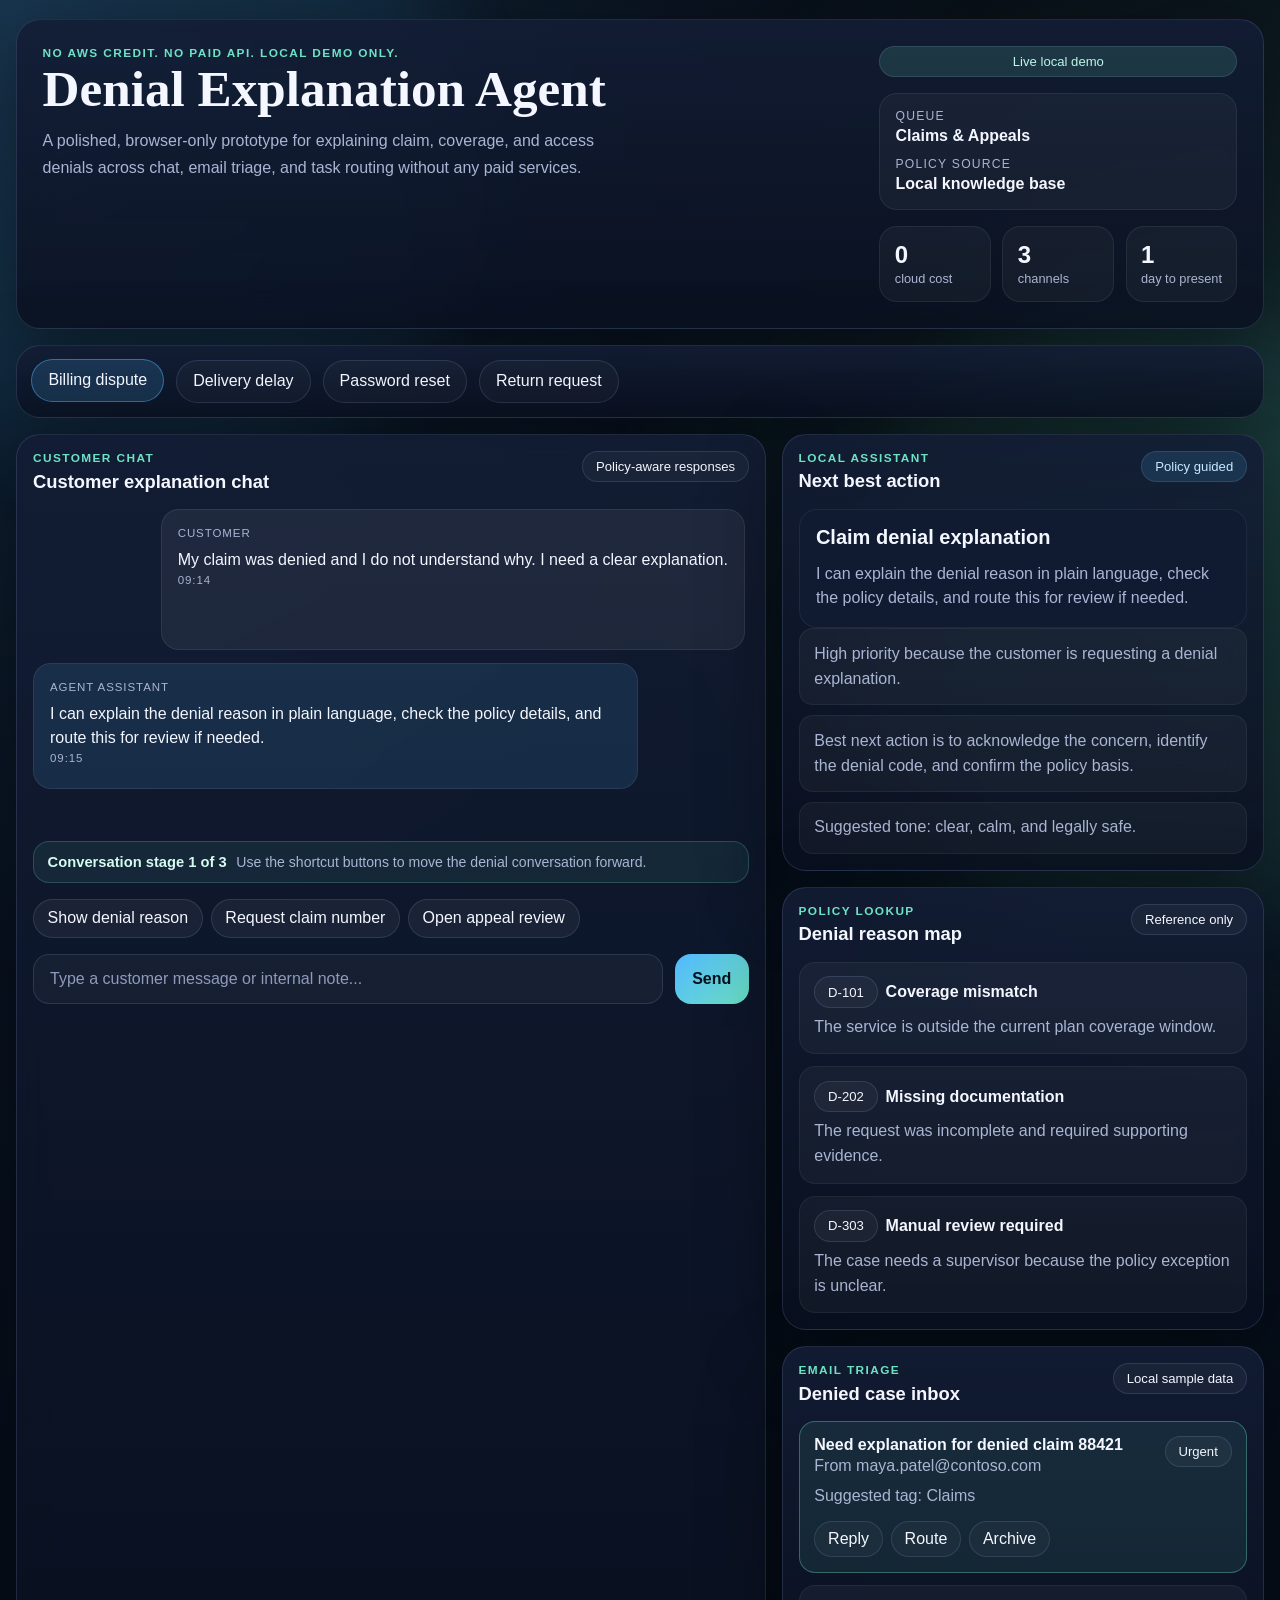
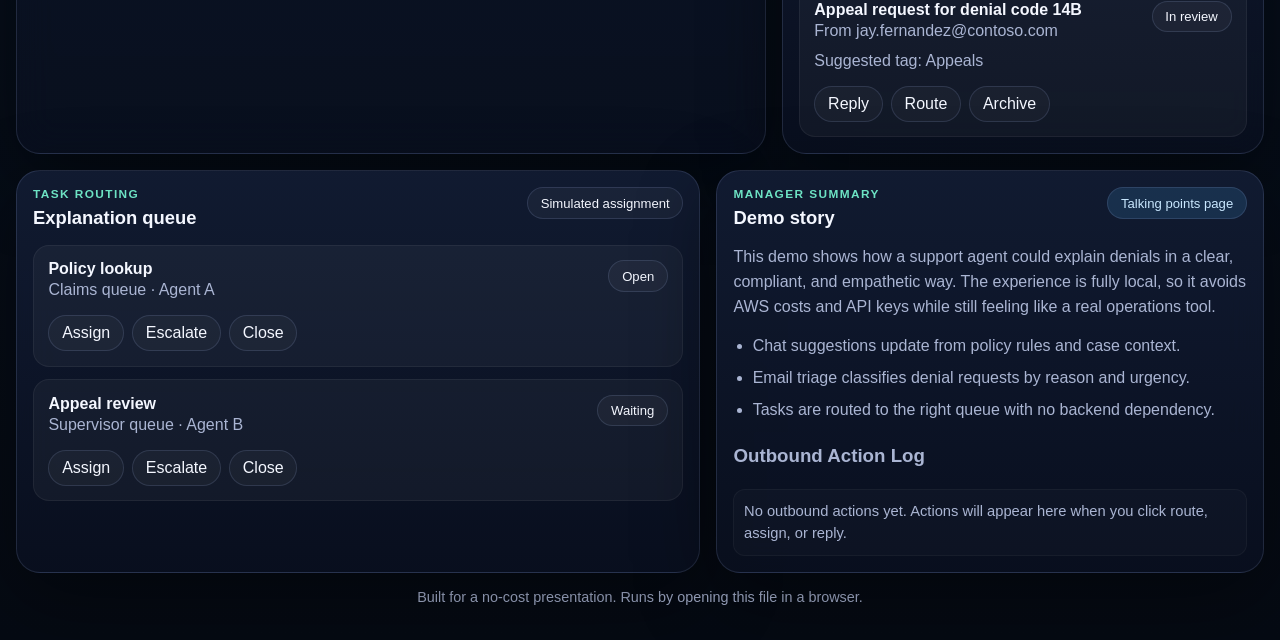
<file: index.html>
<!doctype html>
<html lang="en">
  <head>
    <meta charset="UTF-8" />
    <meta name="viewport" content="width=device-width, initial-scale=1.0" />
    <title>Free Contact Center Demo</title>
    <link rel="stylesheet" href="styles.css" />
  </head>
  <body>
    <div class="backdrop backdrop-one"></div>
    <div class="backdrop backdrop-two"></div>

    <main class="shell">
      <header class="hero card">
        <div>
          <p class="eyebrow">No AWS credit. No paid API. Local demo only.</p>
          <h1>Denial Explanation Agent</h1>
          <p class="lede">
            A polished, browser-only prototype for explaining claim, coverage, and access denials
            across chat, email triage, and task routing without any paid services.
          </p>
        </div>
        <div class="hero-panel">
          <div class="status-pill online">Live local demo</div>
          <div class="hero-summary">
            <div>
              <span>Queue</span>
              <strong>Claims & Appeals</strong>
            </div>
            <div>
              <span>Policy source</span>
              <strong>Local knowledge base</strong>
            </div>
          </div>
          <ul class="metrics">
            <li><strong>0</strong><span>cloud cost</span></li>
            <li><strong>3</strong><span>channels</span></li>
            <li><strong>1</strong><span>day to present</span></li>
          </ul>
        </div>
      </header>

      <section class="strip card">
        <button class="scenario active" data-scenario="billing">Billing dispute</button>
        <button class="scenario" data-scenario="delivery">Delivery delay</button>
        <button class="scenario" data-scenario="access">Password reset</button>
        <button class="scenario" data-scenario="returns">Return request</button>
      </section>

      <section class="grid">
        <article class="card panel chat-panel">
          <div class="panel-head">
            <div>
              <p class="panel-kicker">Customer chat</p>
              <h2>Customer explanation chat</h2>
            </div>
            <span class="badge">Policy-aware responses</span>
          </div>

          <div id="chatThread" class="thread" aria-live="polite"></div>

          <div id="stageNote" class="stage-note"></div>

          <div class="quick-replies" id="quickReplies"></div>

          <form id="chatForm" class="composer">
            <input id="chatInput" type="text" placeholder="Type a customer message or internal note..." autocomplete="off" />
            <button type="submit">Send</button>
          </form>
        </article>

        <aside class="stack">
          <article class="card panel insight-panel">
            <div class="panel-head">
              <div>
                <p class="panel-kicker">Local assistant</p>
                <h2>Next best action</h2>
              </div>
              <span class="badge accent">Policy guided</span>
            </div>
            <div id="assistantCard" class="assistant-card"></div>
            <div class="mini-list" id="reasonList"></div>
          </article>

          <article class="card panel policy-panel">
            <div class="panel-head">
              <div>
                <p class="panel-kicker">Policy lookup</p>
                <h2>Denial reason map</h2>
              </div>
              <span class="badge">Reference only</span>
            </div>
            <div id="policyList" class="policy-list"></div>
          </article>

          <article class="card panel email-panel">
            <div class="panel-head">
              <div>
                <p class="panel-kicker">Email triage</p>
                <h2>Denied case inbox</h2>
              </div>
              <span class="badge">Local sample data</span>
            </div>
            <div id="emailList" class="email-list"></div>
          </article>
        </aside>
      </section>

      <section class="grid lower-grid">
        <article class="card panel tasks-panel">
          <div class="panel-head">
            <div>
              <p class="panel-kicker">Task routing</p>
              <h2>Explanation queue</h2>
            </div>
            <span class="badge">Simulated assignment</span>
          </div>
          <div id="taskList" class="task-list"></div>
        </article>

        <article class="card panel summary-panel">
          <div class="panel-head">
            <div>
              <p class="panel-kicker">Manager summary</p>
              <h2>Demo story</h2>
            </div>
            <a class="badge accent talk-link" href="talking-points.html">Talking points page</a>
          </div>
          <div class="summary-copy">
              <p>
              This demo shows how a support agent could explain denials in a clear, compliant, and empathetic way.
              The experience is fully local, so it avoids AWS costs and API keys while still feeling like a real operations tool.
            </p>
            <ul>
              <li>Chat suggestions update from policy rules and case context.</li>
              <li>Email triage classifies denial requests by reason and urgency.</li>
              <li>Tasks are routed to the right queue with no backend dependency.</li>
            </ul>
            <div class="outbound-wrap">
              <h3>Outbound Action Log</h3>
              <div id="outboundLog" class="outbound-log">
                <div class="outbound-empty">No outbound actions yet. Actions will appear here when you click route, assign, or reply.</div>
              </div>
            </div>
          </div>
        </article>
      </section>

      <footer class="footer">
        Built for a no-cost presentation. Runs by opening this file in a browser.
      </footer>
    </main>

    <script src="script.js"></script>
  </body>
</html>
</file>
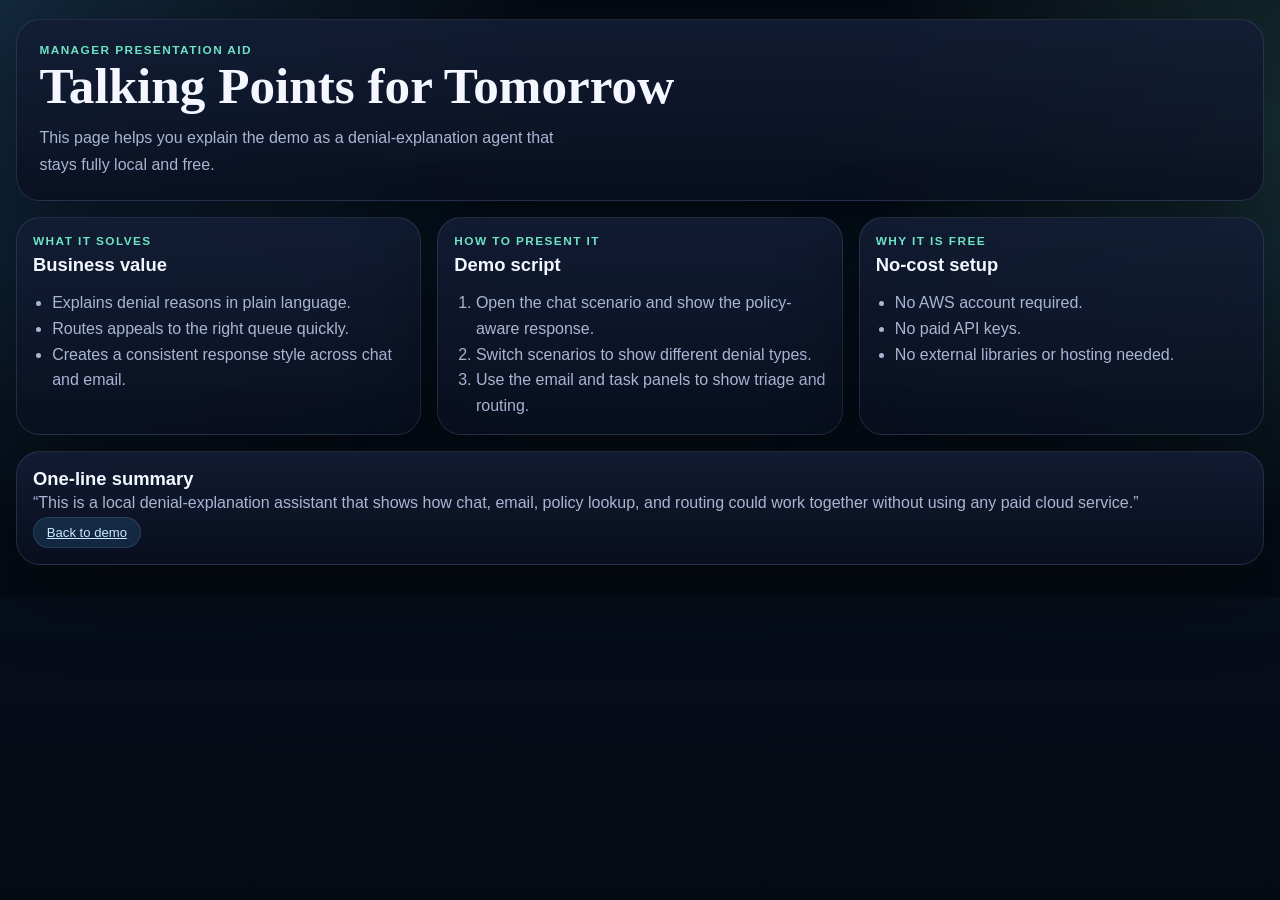
<file: talking-points.html>
<!doctype html>
<html lang="en">
  <head>
    <meta charset="UTF-8" />
    <meta name="viewport" content="width=device-width, initial-scale=1.0" />
    <title>Manager Talking Points</title>
    <link rel="stylesheet" href="styles.css" />
  </head>
  <body>
    <main class="shell talk-page">
      <section class="card talk-hero">
        <p class="eyebrow">Manager presentation aid</p>
        <h1>Talking Points for Tomorrow</h1>
        <p class="lede">
          This page helps you explain the demo as a denial-explanation agent that stays fully local and free.
        </p>
      </section>

      <section class="grid talk-grid">
        <article class="card panel">
          <p class="panel-kicker">What it solves</p>
          <h2>Business value</h2>
          <ul class="talk-list">
            <li>Explains denial reasons in plain language.</li>
            <li>Routes appeals to the right queue quickly.</li>
            <li>Creates a consistent response style across chat and email.</li>
          </ul>
        </article>

        <article class="card panel">
          <p class="panel-kicker">How to present it</p>
          <h2>Demo script</h2>
          <ol class="talk-list ordered">
            <li>Open the chat scenario and show the policy-aware response.</li>
            <li>Switch scenarios to show different denial types.</li>
            <li>Use the email and task panels to show triage and routing.</li>
          </ol>
        </article>

        <article class="card panel">
          <p class="panel-kicker">Why it is free</p>
          <h2>No-cost setup</h2>
          <ul class="talk-list">
            <li>No AWS account required.</li>
            <li>No paid API keys.</li>
            <li>No external libraries or hosting needed.</li>
          </ul>
        </article>
      </section>

      <section class="card panel final-note">
        <h2>One-line summary</h2>
        <p>
          “This is a local denial-explanation assistant that shows how chat, email, policy lookup,
          and routing could work together without using any paid cloud service.”
        </p>
        <a class="badge accent" href="index.html">Back to demo</a>
      </section>
    </main>
  </body>
</html>
</file>
<file: styles.css>
:root {
  color-scheme: dark;
  --bg: #07111f;
  --bg-soft: #101b31;
  --panel: rgba(12, 20, 38, 0.82);
  --panel-strong: rgba(18, 28, 52, 0.94);
  --line: rgba(175, 196, 255, 0.14);
  --text: #f4f7ff;
  --muted: #aab5d3;
  --accent: #6de3c4;
  --accent-strong: #52b8ff;
  --warn: #ffcc6f;
  --danger: #ff8f8f;
  --shadow: 0 24px 80px rgba(0, 0, 0, 0.42);
}

* {
  box-sizing: border-box;
}

html,
body {
  margin: 0;
  min-height: 100%;
  background:
    radial-gradient(circle at top left, rgba(82, 184, 255, 0.18), transparent 38%),
    radial-gradient(circle at right 20%, rgba(109, 227, 196, 0.16), transparent 30%),
    linear-gradient(180deg, #050a13 0%, #07111f 45%, #050a13 100%);
  color: var(--text);
  font-family: "Trebuchet MS", "Segoe UI", "Helvetica Neue", sans-serif;
}

body {
  position: relative;
  overflow-x: hidden;
}

.backdrop {
  position: fixed;
  inset: auto;
  width: 40rem;
  height: 40rem;
  border-radius: 50%;
  filter: blur(36px);
  opacity: 0.35;
  pointer-events: none;
}

.backdrop-one {
  top: -10rem;
  left: -10rem;
  background: rgba(82, 184, 255, 0.25);
}

.backdrop-two {
  right: -12rem;
  top: 18rem;
  background: rgba(109, 227, 196, 0.2);
}

.shell {
  width: min(1320px, calc(100% - 2rem));
  margin: 0 auto;
  padding: 1.2rem 0 2rem;
}

.card {
  background: linear-gradient(180deg, rgba(19, 29, 53, 0.88), rgba(10, 16, 32, 0.84));
  border: 1px solid var(--line);
  border-radius: 24px;
  box-shadow: var(--shadow);
  backdrop-filter: blur(18px);
}

.hero {
  display: flex;
  justify-content: space-between;
  gap: 1.5rem;
  padding: 1.6rem;
  animation: rise 700ms ease both;
}

.eyebrow,
.panel-kicker {
  margin: 0 0 0.35rem;
  color: var(--accent);
  text-transform: uppercase;
  letter-spacing: 0.12em;
  font-size: 0.74rem;
  font-weight: 700;
}

h1,
h2,
p {
  margin: 0;
}

h1 {
  font-family: Georgia, "Times New Roman", serif;
  font-size: clamp(2.2rem, 4vw, 4.2rem);
  line-height: 0.95;
  margin-bottom: 0.9rem;
}

h2 {
  font-size: 1.15rem;
  line-height: 1.2;
}

.lede {
  max-width: 62ch;
  color: var(--muted);
  font-size: 1rem;
  line-height: 1.65;
}

.hero-panel {
  min-width: 250px;
  display: flex;
  flex-direction: column;
  justify-content: space-between;
  gap: 1rem;
}

.hero-summary {
  display: grid;
  gap: 0.75rem;
  padding: 0.95rem;
  border-radius: 18px;
  background: rgba(255, 255, 255, 0.04);
  border: 1px solid rgba(255, 255, 255, 0.07);
}

.hero-summary span {
  display: block;
  color: var(--muted);
  font-size: 0.76rem;
  text-transform: uppercase;
  letter-spacing: 0.1em;
}

.hero-summary strong {
  display: block;
  margin-top: 0.25rem;
  font-size: 1rem;
}

.status-pill,
.badge {
  display: inline-flex;
  align-items: center;
  justify-content: center;
  padding: 0.45rem 0.8rem;
  border-radius: 999px;
  border: 1px solid var(--line);
  background: rgba(255, 255, 255, 0.04);
  font-size: 0.82rem;
  color: var(--text);
}

.status-pill.online {
  background: rgba(109, 227, 196, 0.14);
  color: #bdf5e8;
}

.badge.accent {
  background: rgba(82, 184, 255, 0.14);
  color: #c9e8ff;
}

.metrics {
  list-style: none;
  margin: 0;
  padding: 0;
  display: grid;
  grid-template-columns: repeat(3, minmax(0, 1fr));
  gap: 0.7rem;
}

.metrics li {
  padding: 0.9rem;
  border-radius: 18px;
  background: rgba(255, 255, 255, 0.04);
  border: 1px solid rgba(255, 255, 255, 0.07);
}

.metrics strong {
  display: block;
  font-size: 1.5rem;
}

.metrics span {
  color: var(--muted);
  font-size: 0.8rem;
}

.strip {
  display: flex;
  flex-wrap: wrap;
  gap: 0.75rem;
  margin-top: 1rem;
  padding: 0.9rem;
}

.scenario {
  border: 1px solid var(--line);
  background: rgba(255, 255, 255, 0.03);
  color: var(--text);
  border-radius: 999px;
  padding: 0.7rem 1rem;
  font: inherit;
  cursor: pointer;
  transition: transform 160ms ease, background 160ms ease, border-color 160ms ease;
}

.scenario:hover,
.scenario.active {
  transform: translateY(-1px);
  background: rgba(82, 184, 255, 0.16);
  border-color: rgba(82, 184, 255, 0.45);
}

.grid {
  display: grid;
  grid-template-columns: minmax(0, 1.4fr) minmax(320px, 0.9fr);
  gap: 1rem;
  margin-top: 1rem;
}

.panel {
  padding: 1rem;
}

.panel-head {
  display: flex;
  justify-content: space-between;
  align-items: start;
  gap: 0.75rem;
  margin-bottom: 1rem;
}

.chat-panel {
  min-height: 620px;
}

.thread {
  display: grid;
  gap: 0.8rem;
  min-height: 320px;
  max-height: 380px;
  overflow: auto;
  padding-right: 0.25rem;
}

.stage-note {
  display: flex;
  flex-wrap: wrap;
  gap: 0.35rem 0.6rem;
  align-items: center;
  margin: 0.75rem 0 0.4rem;
  padding: 0.75rem 0.85rem;
  border-radius: 16px;
  border: 1px solid rgba(109, 227, 196, 0.22);
  background: rgba(109, 227, 196, 0.08);
  color: #d6fbf1;
}

.stage-note strong {
  font-size: 0.92rem;
}

.stage-note span {
  color: var(--muted);
  font-size: 0.88rem;
}

.bubble {
  max-width: 85%;
  padding: 0.95rem 1rem;
  border-radius: 18px;
  line-height: 1.5;
  border: 1px solid rgba(255, 255, 255, 0.08);
  animation: rise 240ms ease both;
}

.bubble small {
  display: block;
  margin-bottom: 0.35rem;
  color: var(--muted);
  font-size: 0.72rem;
  text-transform: uppercase;
  letter-spacing: 0.08em;
}

.bubble.agent {
  background: rgba(82, 184, 255, 0.12);
  align-self: start;
}

.bubble.customer {
  background: rgba(255, 255, 255, 0.06);
  justify-self: end;
}

.bubble.system {
  max-width: 100%;
  background: rgba(109, 227, 196, 0.12);
}

.quick-replies {
  display: flex;
  flex-wrap: wrap;
  gap: 0.5rem;
  margin: 1rem 0;
}

.quick-replies button,
.composer button {
  border: 0;
  cursor: pointer;
  font: inherit;
}

.quick-replies button {
  padding: 0.6rem 0.85rem;
  border-radius: 999px;
  background: rgba(255, 255, 255, 0.05);
  color: var(--text);
  border: 1px solid var(--line);
}

.composer {
  display: grid;
  grid-template-columns: 1fr auto;
  gap: 0.75rem;
  margin-top: auto;
}

.composer input {
  width: 100%;
  padding: 0.95rem 1rem;
  border-radius: 16px;
  border: 1px solid var(--line);
  background: rgba(255, 255, 255, 0.04);
  color: var(--text);
  font: inherit;
}

.composer input::placeholder {
  color: #8f9abb;
}

.composer button {
  padding: 0 1.1rem;
  border-radius: 16px;
  background: linear-gradient(135deg, var(--accent-strong), var(--accent));
  color: #04111f;
  font-weight: 700;
}

.stack {
  display: grid;
  gap: 1rem;
}

.policy-list {
  display: grid;
  gap: 0.75rem;
}

.policy-item {
  padding: 0.85rem 0.9rem;
  border-radius: 16px;
  background: rgba(255, 255, 255, 0.04);
  border: 1px solid rgba(255, 255, 255, 0.06);
}

.policy-top {
  display: flex;
  flex-wrap: wrap;
  gap: 0.5rem;
  align-items: center;
  margin-bottom: 0.45rem;
}

.policy-item p {
  margin: 0;
  color: var(--muted);
  line-height: 1.55;
}

.assistant-card {
  display: grid;
  gap: 0.8rem;
  padding: 1rem;
  border-radius: 18px;
  background: var(--panel-strong);
  border: 1px solid rgba(255, 255, 255, 0.06);
}

.assistant-card h3 {
  margin: 0;
  font-size: 1.25rem;
}

.assistant-card p,
.mini-list,
.summary-copy,
.email-meta,
.task-meta {
  color: var(--muted);
  line-height: 1.55;
}

.mini-list {
  display: grid;
  gap: 0.6rem;
}

.mini-list .reason {
  padding: 0.8rem 0.9rem;
  border-radius: 14px;
  background: rgba(255, 255, 255, 0.04);
  border: 1px solid rgba(255, 255, 255, 0.06);
}

.email-list,
.task-list {
  display: grid;
  gap: 0.8rem;
}

.email-item,
.task-item {
  padding: 0.9rem;
  border-radius: 16px;
  background: rgba(255, 255, 255, 0.04);
  border: 1px solid rgba(255, 255, 255, 0.06);
}

.email-item.active {
  border-color: rgba(109, 227, 196, 0.35);
  background: rgba(109, 227, 196, 0.09);
}

.email-top,
.task-top {
  display: flex;
  justify-content: space-between;
  gap: 0.75rem;
  align-items: start;
  margin-bottom: 0.35rem;
}

.email-subject,
.task-title {
  color: var(--text);
  font-weight: 700;
}

.email-actions,
.task-actions {
  display: flex;
  gap: 0.5rem;
  margin-top: 0.75rem;
  flex-wrap: wrap;
}

.email-actions button,
.task-actions button {
  border-radius: 999px;
  padding: 0.5rem 0.8rem;
  border: 1px solid var(--line);
  background: rgba(255, 255, 255, 0.03);
  color: var(--text);
  cursor: pointer;
  font: inherit;
}

.lower-grid {
  grid-template-columns: minmax(0, 1fr) minmax(320px, 0.8fr);
}

.summary-copy ul {
  margin: 0.9rem 0 0;
  padding-left: 1.2rem;
}

.outbound-wrap {
  margin-top: 1rem;
}

.outbound-log {
  margin-top: 0.6rem;
  max-height: 160px;
  overflow: auto;
  display: grid;
  gap: 0.5rem;
  padding: 0.6rem;
  border-radius: 12px;
  background: rgba(255,255,255,0.02);
  border: 1px solid rgba(255,255,255,0.04);
}

.outbound-empty {
  color: var(--muted);
  font-size: 0.92rem;
}

.outbound-entry {
  padding: 0.55rem 0.65rem;
  border-radius: 10px;
  background: rgba(109,227,196,0.04);
  border: 1px solid rgba(109,227,196,0.08);
}

.outbound-top {
  display:flex;
  justify-content:space-between;
  gap:0.5rem;
  align-items:center;
  margin-bottom:0.35rem;
}

.outbound-type {
  color: var(--text);
}

.outbound-time {
  color: var(--muted);
  font-size:0.82rem;
}

.outbound-details {
  color: var(--muted);
  font-size:0.92rem;
}

.summary-copy li + li {
  margin-top: 0.45rem;
}

.footer {
  padding: 1rem 0 0.2rem;
  color: var(--muted);
  font-size: 0.9rem;
  text-align: center;
}

.talk-link {
  text-decoration: none;
}

.talk-page {
  padding-top: 1.2rem;
}

.talk-hero {
  padding: 1.4rem;
}

.talk-grid {
  grid-template-columns: repeat(3, minmax(0, 1fr));
}

.talk-list {
  margin: 0.9rem 0 0;
  padding-left: 1.2rem;
  color: var(--muted);
  line-height: 1.6;
}

.talk-list.ordered {
  padding-left: 1.35rem;
}

.final-note {
  margin-top: 1rem;
}

.final-note p {
  color: var(--muted);
  line-height: 1.65;
}

@keyframes rise {
  from {
    opacity: 0;
    transform: translateY(10px);
  }
  to {
    opacity: 1;
    transform: translateY(0);
  }
}

@media (max-width: 1080px) {
  .hero,
  .grid,
  .lower-grid {
    grid-template-columns: 1fr;
  }

  .talk-grid {
    grid-template-columns: 1fr;
  }

  .hero {
    display: grid;
  }

  .chat-panel {
    min-height: auto;
  }
}

@media (max-width: 720px) {
  .shell {
    width: min(100%, calc(100% - 1rem));
    padding-top: 0.5rem;
  }

  .panel-head,
  .email-top,
  .task-top {
    flex-direction: column;
  }

  .composer {
    grid-template-columns: 1fr;
  }

  .metrics {
    grid-template-columns: 1fr;
  }
}
</file>
